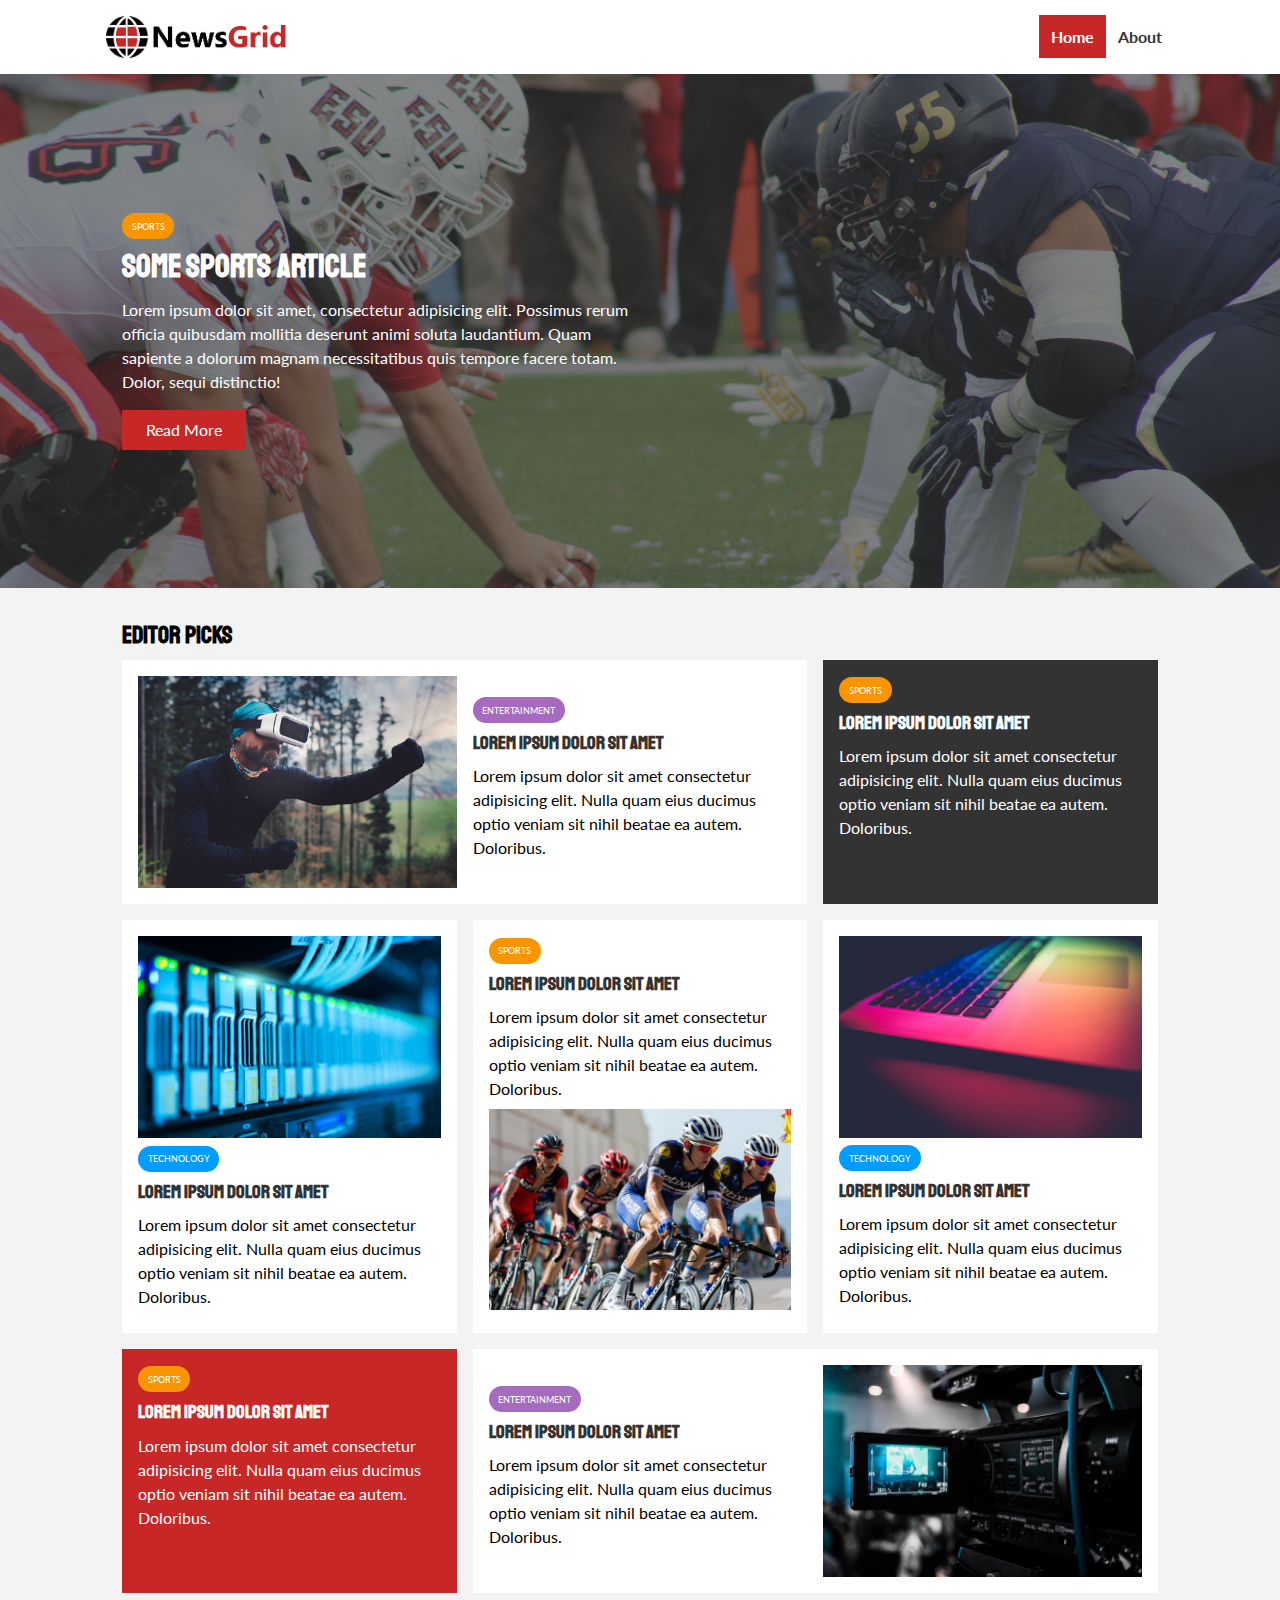
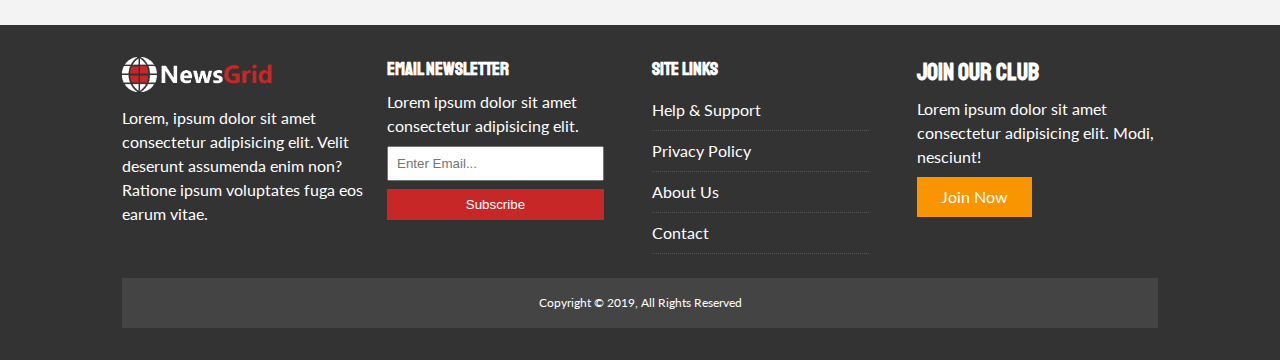
<file: Vide-0.5.1/newsgrid/index.html>
<!DOCTYPE html>
<html lang="en">
<head>
  <meta charset="UTF-8">
  <meta name="viewport" content="width=device-width, initial-scale=1.0">
  <meta http-equiv="X-UA-Compatible" content="ie=edge">
  <link rel="stylesheet" href="https://use.fontawesome.com/releases/v5.6.3/css/all.css" integrity="sha384-UHRtZLI+pbxtHCWp1t77Bi1L4ZtiqrqD80Kn4Z8NTSRyMA2Fd33n5dQ8lWUE00s/" crossorigin="anonymous">
  <link href="https://fonts.googleapis.com/css?family=Lato|Staatliches" rel="stylesheet">
  <link rel="stylesheet" href="css/style.css">
  <link rel="stylesheet" media="screen and (max-width: 768px)" href="css/mobile.css">
  <link rel="shortcut icon" type="image/x-icon" href="favicon.ico">
  <title>NewsGrid | Latest News</title>
</head>
<body>
  <nav id="main-nav">
    <div class="container">
      <img src="img/logo.png" alt="NewsGrid" class="logo">
      <div class="social">
        <a href="http://facebook.com" target="_blank"><i class="fab fa-facebook fa-2x"></i></a>
        <a href="http://twitter.com" target="_blank"><i class="fab fa-twitter fa-2x"></i></a>
        <a href="http://instagram.com" target="_blank"><i class="fab fa-instagram fa-2x"></i></a>
        <a href="http://youtube.com" target="_blank"><i class="fab fa-youtube fa-2x"></i></a>
      </div>
      <ul>
        <li><a class="current" href="index.html">Home</a></li>
        <li><a href="about.html">About</a></li>
      </ul>
    </div>
  </nav>

  <!-- Showcase -->
  <header id="showcase">
    <div class="container">
      <div class="showcase-container">
        <div class="showcase-content">
          <div class="category category-sports">Sports</div>
          <h1>Some Sports Article</h1>
          <p>Lorem ipsum dolor sit amet, consectetur adipisicing elit. Possimus rerum officia quibusdam mollitia deserunt animi soluta laudantium. Quam sapiente a dolorum magnam necessitatibus quis tempore facere totam. Dolor, sequi distinctio!</p>
          <a href="article.html" class="btn btn-primary">Read More</a>
        </div>
      </div>
    </div>
  </header>

  <!-- Home Articles -->
  <section id="home-articles" class="py-2">
    <div class="container">
        <h2>Editor Picks</h2>
        <div class="articles-container">
          <article class="card">
            <img src="img/articles/ent1.jpg" alt="">
            <div>
              <div class="category category-ent">Entertainment</div>
              <h3>
                <a href="article.html">Lorem ipsum dolor sit amet</a>
              </h3>
              <p>Lorem ipsum dolor sit amet consectetur adipisicing elit. Nulla quam eius ducimus optio veniam sit nihil beatae ea autem. Doloribus.</p>
            </div>
          </article>
          <article class="card bg-dark">
            <div class="category category-sports">Sports</div>
            <h3>
              <a href="article.html">Lorem ipsum dolor sit amet</a>
            </h3>
            <p>Lorem ipsum dolor sit amet consectetur adipisicing elit. Nulla quam eius ducimus optio veniam sit nihil beatae ea autem. Doloribus.</p>
          </article>
          <article class="card">
            <img src="img/articles/tech1.jpg" alt="">
            <div class="category category-tech">Technology</div>
            <h3>
              <a href="article.html">Lorem ipsum dolor sit amet</a>
            </h3>
            <p>Lorem ipsum dolor sit amet consectetur adipisicing elit. Nulla quam eius ducimus optio veniam sit nihil beatae ea autem. Doloribus.</p>
          </article>
          <article class="card">
            <div class="category category-sports">Sports</div>
            <h3>
              <a href="article.html">Lorem ipsum dolor sit amet</a>
            </h3>
            <p>Lorem ipsum dolor sit amet consectetur adipisicing elit. Nulla quam eius ducimus optio veniam sit nihil beatae ea autem. Doloribus.</p>
            <img src="img/articles/sports1.jpg" alt="">
          </article>
          <article class="card">
            <img src="img/articles/tech2.jpg" alt="">
            <div class="category category-tech">Technology</div>
            <h3>
              <a href="article.html">Lorem ipsum dolor sit amet</a>
            </h3>
            <p>Lorem ipsum dolor sit amet consectetur adipisicing elit. Nulla quam eius ducimus optio veniam sit nihil beatae ea autem. Doloribus.</p>
          </article>
          <article class="card bg-primary">
            <div class="category category-sports">Sports</div>
            <h3>
              <a href="article.html">Lorem ipsum dolor sit amet</a>
            </h3>
            <p>Lorem ipsum dolor sit amet consectetur adipisicing elit. Nulla quam eius ducimus optio veniam sit nihil beatae ea autem. Doloribus.</p>
          </article>
          <article class="card">
            <div>
              <div class="category category-ent">Entertainment</div>
              <h3>
                <a href="article.html">Lorem ipsum dolor sit amet</a>
              </h3>
              <p>Lorem ipsum dolor sit amet consectetur adipisicing elit. Nulla quam eius ducimus optio veniam sit nihil beatae ea autem. Doloribus.</p>
            </div>
            <img src="img/articles/ent2.jpg" alt="">
          </article>
        </div>
    </div>
  </section>

  <!-- Footer -->
  <footer id="main-footer" class="py-2">
    <div class="container footer-container">
      <div>
        <img src="img/logo_light.png" alt="NewsGrid">
        <p>Lorem, ipsum dolor sit amet consectetur adipisicing elit. Velit deserunt assumenda enim non? Ratione ipsum voluptates fuga eos earum vitae.</p>
      </div>
      <div>
        <h3>Email Newsletter</h3>
        <p>Lorem ipsum dolor sit amet consectetur adipisicing elit.</p>
        <form>
          <input type="email" placeholder="Enter Email...">
          <input type="submit" value="Subscribe" class="btn btn-primary">
        </form>
      </div>
      <div>
        <h3>Site Links</h3>
        <ul class="list">
          <li><a href="#">Help & Support</a></li>
          <li><a href="#">Privacy Policy</a></li>
          <li><a href="#">About Us</a></li>
          <li><a href="#">Contact</a></li>
        </ul>
      </div>
      <div>
        <h2>Join Our Club</h2>
        <p>Lorem ipsum dolor sit amet consectetur adipisicing elit. Modi, nesciunt!</p>
        <a href="#" class="btn btn-secondary">Join Now</a>
      </div>
      <div>
        <p>
          Copyright &copy; 2019, All Rights Reserved
        </p>
      </div>
    </div>
  </footer>

</body>
</html>
</file>
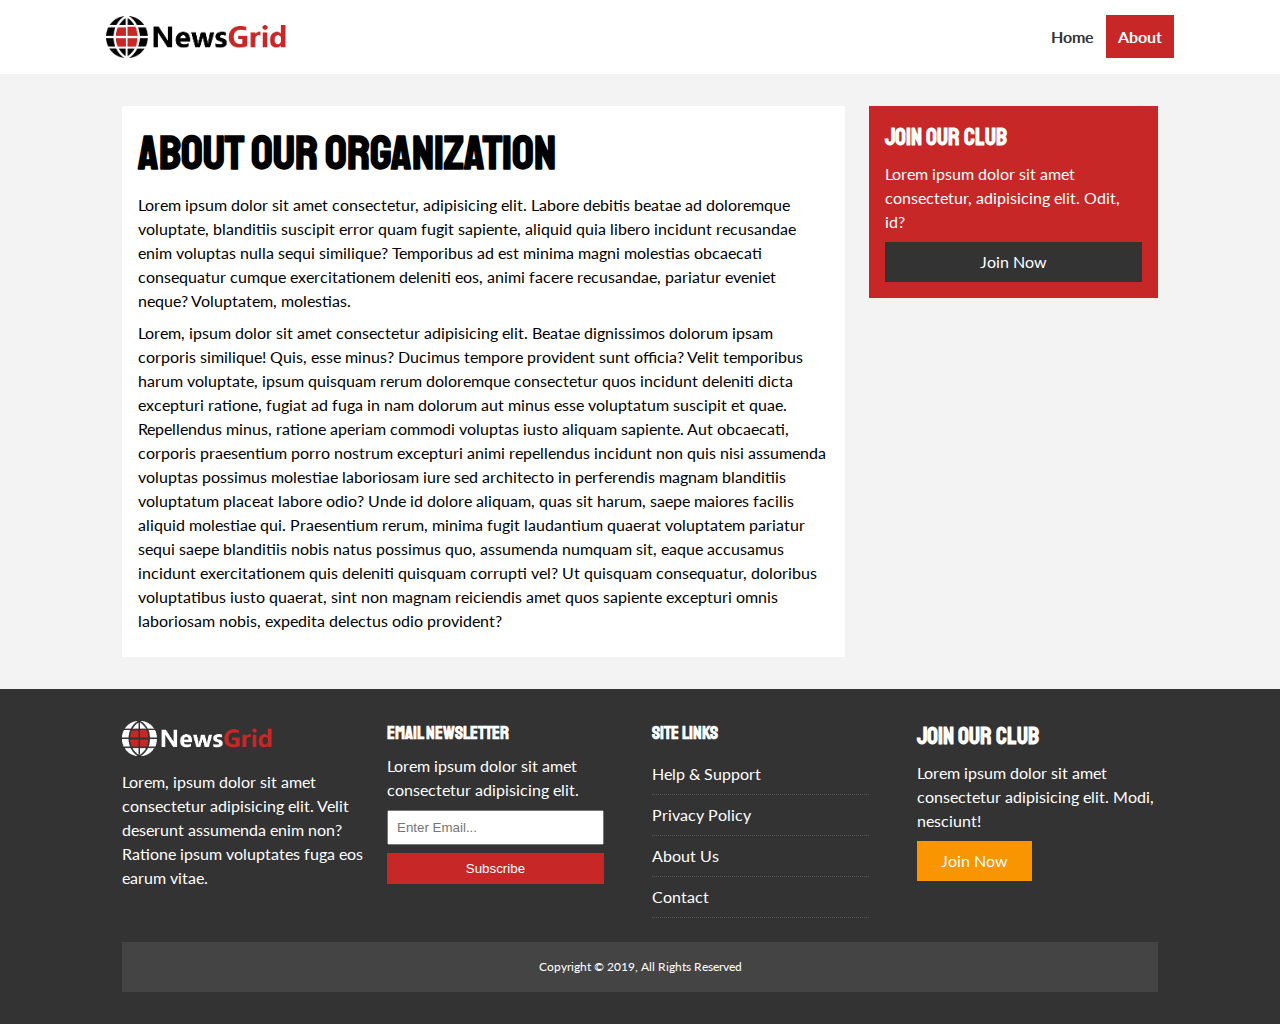
<file: Vide-0.5.1/newsgrid/about.html>
<!DOCTYPE html>
<html lang="en">
<head>
  <meta charset="UTF-8">
  <meta name="viewport" content="width=device-width, initial-scale=1.0">
  <meta http-equiv="X-UA-Compatible" content="ie=edge">
  <link rel="stylesheet" href="https://use.fontawesome.com/releases/v5.6.3/css/all.css" integrity="sha384-UHRtZLI+pbxtHCWp1t77Bi1L4ZtiqrqD80Kn4Z8NTSRyMA2Fd33n5dQ8lWUE00s/" crossorigin="anonymous">
  <link href="https://fonts.googleapis.com/css?family=Lato|Staatliches" rel="stylesheet">
  <link rel="stylesheet" href="css/style.css">
  <link rel="stylesheet" media="screen and (max-width: 768px)" href="css/mobile.css">
  <link rel="shortcut icon" type="image/x-icon" href="favicon.ico">
  <title>NewsGrid | About</title>
</head>
<body>
  <nav id="main-nav">
    <div class="container">
      <img src="img/logo.png" alt="NewsGrid" class="logo">
      <div class="social">
        <a href="http://facebook.com" target="_blank"><i class="fab fa-facebook fa-2x"></i></a>
        <a href="http://twitter.com" target="_blank"><i class="fab fa-twitter fa-2x"></i></a>
        <a href="http://instagram.com" target="_blank"><i class="fab fa-instagram fa-2x"></i></a>
        <a href="http://youtube.com" target="_blank"><i class="fab fa-youtube fa-2x"></i></a>
      </div>
      <ul>
        <li><a href="index.html">Home</a></li>
        <li><a class="current" href="about.html">About</a></li>
      </ul>
    </div>
  </nav>

  <section id="about">
    <div class="container">
      <div class="page-container">
        <article class="card">
          <h1 class="l-heading">About Our Organization</h1>
          <p>Lorem ipsum dolor sit amet consectetur, adipisicing elit. Labore debitis beatae ad doloremque voluptate, blanditiis suscipit error quam fugit sapiente, aliquid quia libero incidunt recusandae enim voluptas nulla sequi similique? Temporibus ad est minima magni molestias obcaecati consequatur cumque exercitationem deleniti eos, animi facere recusandae, pariatur eveniet neque? Voluptatem, molestias.</p>
          <p>Lorem, ipsum dolor sit amet consectetur adipisicing elit. Beatae dignissimos dolorum ipsam corporis similique! Quis, esse minus? Ducimus tempore provident sunt officia? Velit temporibus harum voluptate, ipsum quisquam rerum doloremque consectetur quos incidunt deleniti dicta excepturi ratione, fugiat ad fuga in nam dolorum aut minus esse voluptatum suscipit et quae. Repellendus minus, ratione aperiam commodi voluptas iusto aliquam sapiente. Aut obcaecati, corporis praesentium porro nostrum excepturi animi repellendus incidunt non quis nisi assumenda voluptas possimus molestiae laboriosam iure sed architecto in perferendis magnam blanditiis voluptatum placeat labore odio? Unde id dolore aliquam, quas sit harum, saepe maiores facilis aliquid molestiae qui. Praesentium rerum, minima fugit laudantium quaerat voluptatem pariatur sequi saepe blanditiis nobis natus possimus quo, assumenda numquam sit, eaque accusamus incidunt exercitationem quis deleniti quisquam corrupti vel? Ut quisquam consequatur, doloribus voluptatibus iusto quaerat, sint non magnam reiciendis amet quos sapiente excepturi omnis laboriosam nobis, expedita delectus odio provident?</p>
        </article>
        <aside class="card bg-primary">
          <h2>Join Our Club</h2>
          <p>Lorem ipsum dolor sit amet consectetur, adipisicing elit. Odit, id?</p>
          <a href="#" class="btn btn-dark btn-block">Join Now</a>
        </aside>
      </div>
    </div>
  </section>

  <!-- Footer -->
  <footer id="main-footer" class="py-2">
    <div class="container footer-container">
      <div>
        <img src="img/logo_light.png" alt="NewsGrid">
        <p>Lorem, ipsum dolor sit amet consectetur adipisicing elit. Velit deserunt assumenda enim non? Ratione ipsum voluptates fuga eos earum vitae.</p>
      </div>
      <div>
        <h3>Email Newsletter</h3>
        <p>Lorem ipsum dolor sit amet consectetur adipisicing elit.</p>
        <form>
          <input type="email" placeholder="Enter Email...">
          <input type="submit" value="Subscribe" class="btn btn-primary">
        </form>
      </div>
      <div>
        <h3>Site Links</h3>
        <ul class="list">
          <li><a href="#">Help & Support</a></li>
          <li><a href="#">Privacy Policy</a></li>
          <li><a href="#">About Us</a></li>
          <li><a href="#">Contact</a></li>
        </ul>
      </div>
      <div>
        <h2>Join Our Club</h2>
        <p>Lorem ipsum dolor sit amet consectetur adipisicing elit. Modi, nesciunt!</p>
        <a href="#" class="btn btn-secondary">Join Now</a>
      </div>
      <div>
        <p>
          Copyright &copy; 2019, All Rights Reserved
        </p>
      </div>
    </div>
  </footer>

</body>
</html>
</file>
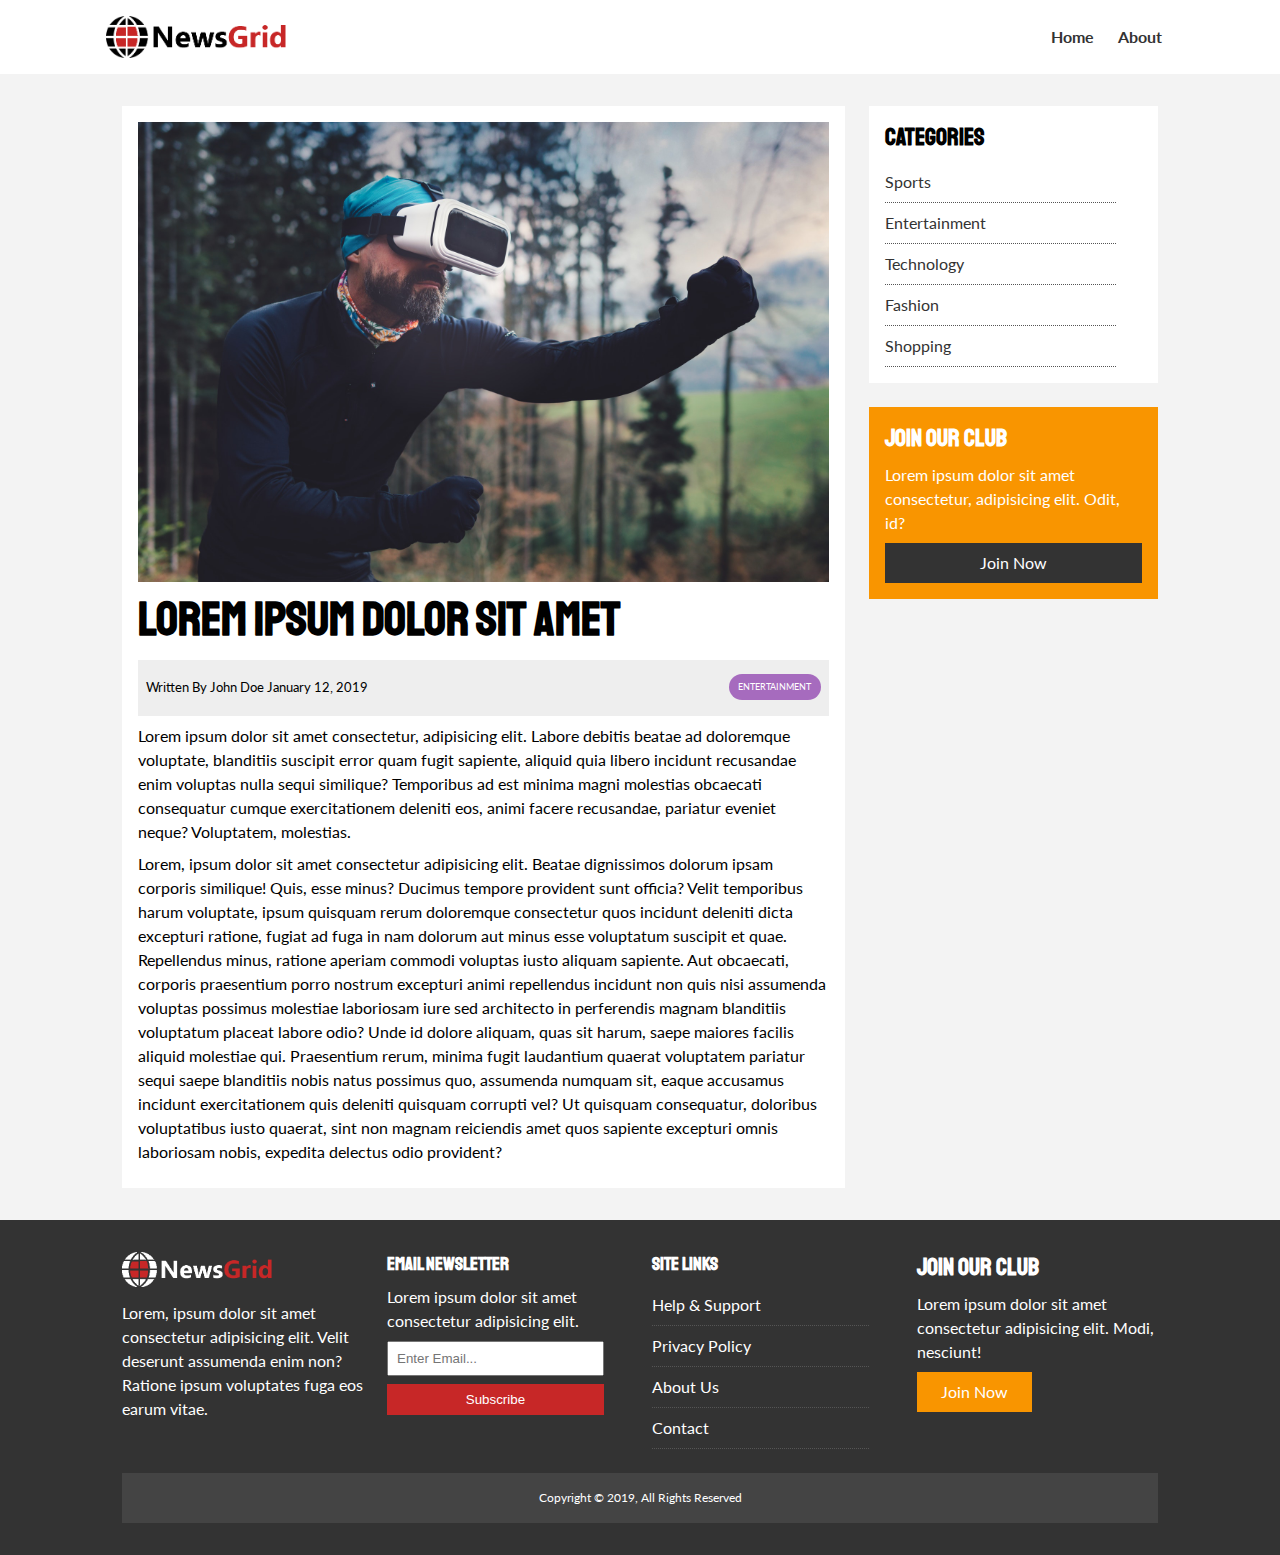
<file: Vide-0.5.1/newsgrid/article.html>
<!DOCTYPE html>
<html lang="en">
<head>
  <meta charset="UTF-8">
  <meta name="viewport" content="width=device-width, initial-scale=1.0">
  <meta http-equiv="X-UA-Compatible" content="ie=edge">
  <link rel="stylesheet" href="https://use.fontawesome.com/releases/v5.6.3/css/all.css" integrity="sha384-UHRtZLI+pbxtHCWp1t77Bi1L4ZtiqrqD80Kn4Z8NTSRyMA2Fd33n5dQ8lWUE00s/" crossorigin="anonymous">
  <link href="https://fonts.googleapis.com/css?family=Lato|Staatliches" rel="stylesheet">
  <link rel="stylesheet" href="css/style.css">
  <link rel="stylesheet" media="screen and (max-width: 768px)" href="css/mobile.css">
  <link rel="shortcut icon" type="image/x-icon" href="favicon.ico">
  <title>NewsGrid | Latest News</title>
</head>
<body>
  <nav id="main-nav">
    <div class="container">
      <img src="img/logo.png" alt="NewsGrid" class="logo">
      <div class="social">
        <a href="http://facebook.com" target="_blank"><i class="fab fa-facebook fa-2x"></i></a>
        <a href="http://twitter.com" target="_blank"><i class="fab fa-twitter fa-2x"></i></a>
        <a href="http://instagram.com" target="_blank"><i class="fab fa-instagram fa-2x"></i></a>
        <a href="http://youtube.com" target="_blank"><i class="fab fa-youtube fa-2x"></i></a>
      </div>
      <ul>
        <li><a href="index.html">Home</a></li>
        <li><a href="about.html">About</a></li>
      </ul>
    </div>
  </nav>

  <section id="article">
    <div class="container">
      <div class="page-container">
        <article class="card">
          <img src="img/articles/ent1.jpg" alt="">
          <h1 class="l-heading">Lorem ipsum dolor sit amet</h1>
          <div class="meta">
            <small>
              <i class="fas fa-user"></i> Written By John Doe January 12, 2019
            </small>
            <div class="category category-ent">Entertainment</div>
          </div>
          <p>Lorem ipsum dolor sit amet consectetur, adipisicing elit. Labore debitis beatae ad doloremque voluptate, blanditiis suscipit error quam fugit sapiente, aliquid quia libero incidunt recusandae enim voluptas nulla sequi similique? Temporibus ad est minima magni molestias obcaecati consequatur cumque exercitationem deleniti eos, animi facere recusandae, pariatur eveniet neque? Voluptatem, molestias.</p>
          <p>Lorem, ipsum dolor sit amet consectetur adipisicing elit. Beatae dignissimos dolorum ipsam corporis similique! Quis, esse minus? Ducimus tempore provident sunt officia? Velit temporibus harum voluptate, ipsum quisquam rerum doloremque consectetur quos incidunt deleniti dicta excepturi ratione, fugiat ad fuga in nam dolorum aut minus esse voluptatum suscipit et quae. Repellendus minus, ratione aperiam commodi voluptas iusto aliquam sapiente. Aut obcaecati, corporis praesentium porro nostrum excepturi animi repellendus incidunt non quis nisi assumenda voluptas possimus molestiae laboriosam iure sed architecto in perferendis magnam blanditiis voluptatum placeat labore odio? Unde id dolore aliquam, quas sit harum, saepe maiores facilis aliquid molestiae qui. Praesentium rerum, minima fugit laudantium quaerat voluptatem pariatur sequi saepe blanditiis nobis natus possimus quo, assumenda numquam sit, eaque accusamus incidunt exercitationem quis deleniti quisquam corrupti vel? Ut quisquam consequatur, doloribus voluptatibus iusto quaerat, sint non magnam reiciendis amet quos sapiente excepturi omnis laboriosam nobis, expedita delectus odio provident?</p>
        </article>

        <aside id="categories" class="card">
          <h2>Categories</h2>
          <ul class="list">
            <li><a href="#"><i class="fas fa-chevron-right"></i> Sports</a></li>
            <li><a href="#"><i class="fas fa-chevron-right"></i> Entertainment</a></li>
            <li><a href="#"><i class="fas fa-chevron-right"></i> Technology</a></li>
            <li><a href="#"><i class="fas fa-chevron-right"></i> Fashion</a></li>
            <li><a href="#"><i class="fas fa-chevron-right"></i> Shopping</a></li>
          </ul>
        </aside>

        <aside class="card bg-secondary">
          <h2>Join Our Club</h2>
          <p>Lorem ipsum dolor sit amet consectetur, adipisicing elit. Odit, id?</p>
          <a href="#" class="btn btn-dark btn-block">Join Now</a>
        </aside>
      </div>
    </div>
  </section>

  <!-- Footer -->
  <footer id="main-footer" class="py-2">
    <div class="container footer-container">
      <div>
        <img src="img/logo_light.png" alt="NewsGrid">
        <p>Lorem, ipsum dolor sit amet consectetur adipisicing elit. Velit deserunt assumenda enim non? Ratione ipsum voluptates fuga eos earum vitae.</p>
      </div>
      <div>
        <h3>Email Newsletter</h3>
        <p>Lorem ipsum dolor sit amet consectetur adipisicing elit.</p>
        <form>
          <input type="email" placeholder="Enter Email...">
          <input type="submit" value="Subscribe" class="btn btn-primary">
        </form>
      </div>
      <div>
        <h3>Site Links</h3>
        <ul class="list">
          <li><a href="#">Help & Support</a></li>
          <li><a href="#">Privacy Policy</a></li>
          <li><a href="#">About Us</a></li>
          <li><a href="#">Contact</a></li>
        </ul>
      </div>
      <div>
        <h2>Join Our Club</h2>
        <p>Lorem ipsum dolor sit amet consectetur adipisicing elit. Modi, nesciunt!</p>
        <a href="#" class="btn btn-secondary">Join Now</a>
      </div>
      <div>
        <p>
          Copyright &copy; 2019, All Rights Reserved
        </p>
      </div>
    </div>
  </footer>

</body>
</html>
</file>
<file: Vide-0.5.1/newsgrid/css/style.css>
:root {
  --primary-color: #c72727;
  --secondary-color: #f99500;
  --light-color: #f3f3f3;
  --dark-color: #333;
  --max-width: 1100px;
}

.category {
  --sports-color: #f99500;
  --ent-color: #a66bbe;
  --tech-color: #009cff;
}

* {
  margin: 0;
  padding: 0;
  box-sizing: border-box;
}

body {
  font-family: 'Lato', sans-serif;
  line-height: 1.5;
  background: var(--light-color);
}

a {
  color: #333;
  text-decoration: none;
}

ul {
  list-style: none;
}

p {
  margin: .5rem 0;
}

img {
  width: 100%;
}

h1, h2, h3, h4, h5, h6 {
  font-family: 'Staatliches', cursive;
  margin-bottom: .55rem;
  line-height: 1.3;
}

/* Utility */
.container {
  max-width: var(--max-width);
  margin: auto;
  padding: 0 2rem;
  overflow: hidden;
}

.category {
  display: inline-block;
  color: #fff;
  font-size: 0.55rem;
  text-transform: uppercase;
  padding: 0.4rem 0.6rem;
  border-radius: 15px;
  margin-bottom: 0.5rem;
}

.category-sports { background: var(--sports-color) }
.category-ent { background: var(--ent-color) }
.category-tech { background: var(--tech-color) }

.btn {
  display: inline-block;
  border: none;
  background: var(--dark-color);
  color: #fff;
  padding: 0.5rem 1.5rem;
}

.btn-light { background: var(--light-color) }
.btn-primary { background: var(--primary-color) }
.btn-secondary { background: var(--secondary-color) }

.btn-block {
  display: block;
  width: 100%;
  text-align: center;
}

.btn:hover {
  opacity: 0.9;
}

.card {
  background: #fff;
  padding: 1rem;
}

.bg-dark {
  background: var(--dark-color);
  color: #fff;
}

.bg-primary {
  background: var(--primary-color);
  color: #fff;
}

.bg-secondary {
  background: var(--secondary-color);
  color: #fff;
}

.bg-dark h1,
.bg-dark h2,
.bg-dark h3,
.bg-dark a,
.bg-primary h1,
.bg-primary h2,
.bg-primary h3,
.bg-primary a,
.bg-secondary h1,
.bg-secondary h2,
.bg-secondary h3,
.bg-secondary a {
  color: #fff;
}

.py-1 { padding: 1.5rem 0 }
.py-2 { padding: 2rem 0 }
.py-3 { padding: 3rem 0 }
.p-1 { padding: 1.5rem }
.p-2 { padding: 2rem }
.p-3 { padding: 3rem }

.l-heading {
  font-size: 3rem;
}

.list li {
  padding: .5rem 0;
  border-bottom: #555 dotted 1px;
  width: 90%;
}

.list li a:hover {
  color: var(--primary-color) !important;
}

/* Inner page grid container */
.page-container {
  display: grid;
  grid-template-columns: 5fr 2fr;
  margin: 2rem 0;
  grid-gap: 1.5rem;
}

.page-container > *:first-child {
  grid-row: 1 / span 3;
}

/* Navigation */
#main-nav {
  background: #fff;
  position: sticky;
  top: 0;
  z-index: 2;
}

#main-nav .container {
  display: grid;
  grid-template-columns: 6fr 3fr 2fr;
  padding: 1rem;
  align-items: center;
}

#main-nav .logo {
  width: 180px;
}

#main-nav ul {
  justify-self: end;
  display: flex;
}

#main-nav ul li a {
  padding: 0.75rem;
  font-weight: bold;
}

#main-nav ul li a.current {
  background: var(--primary-color);
  color: #fff;
}

#main-nav ul li a:hover {
  background: var(--light-color);
  color: var(--dark-color);
}

#main-nav .social {
  justify-self: center;
}

#main-nav .social i {
  color: #777;
  margin-right: .5rem;
}

/* Showcase */
#showcase {
  color: #fff;
  background: #333;
  padding: 2rem;
  position: relative;
}

#showcase:before {
  content: '';
  background: url('../img/featured.jpg') no-repeat center center/cover;
  position: absolute;
  top: 0;
  left: 0;
  width: 100%;
  height: 100%;
  opacity: 0.4;
}

#showcase .showcase-container {
  display: grid;
  grid-template-columns: repeat(2, 1fr);
  justify-content: center;
  align-items: center;
  height: 50vh;
}

#showcase .showcase-content {
  z-index: 1;
}

#showcase .showcase-content p {
  margin-bottom: 1rem;
}

/* Home Articles */
#home-articles .articles-container {
  display: grid;
  grid-template-columns: repeat(3, 1fr);
  grid-gap: 1rem;
}

#home-articles .articles-container > *:first-child,
#home-articles .articles-container > *:last-child {
  display: grid;
  grid-template-columns: repeat(2, 1fr);
  grid-gap: 1rem;
  align-items: center;
  grid-column: 1 / span 2;
}

#home-articles .articles-container > *:last-child {
  grid-column: 2 / span 2;
}

#article .meta {
  display: flex;
  justify-content: space-between;
  align-items: center;
  background: #eee;
  padding: 0.5rem;
}

#article .meta .category {
  margin-top: 0.4rem;
}

/* Footer */
#main-footer {
  background: var(--dark-color);
  color: #fff;
}

#main-footer img {
  width: 150px;
}

#main-footer a {
  color: #fff;
}

#main-footer .footer-container {
  display: grid;
  grid-template-columns: repeat(4, 1fr);
  grid-gap: 1.5rem;
}

#main-footer .footer-container > *:last-child {
  background: #444;
  grid-column: 1 / span 4;
  padding: .5rem;
  text-align: center;
  font-size: 0.75rem;
}

#main-footer .footer-container input[type='email'] {
  width: 90%;
  padding: 0.5rem;
  margin-bottom: 0.5rem;
}

#main-footer .footer-container input[type='submit'] {
  width: 90%;
}
</file>
<file: Vide-0.5.1/newsgrid/css/mobile.css>
/* Navigation */
#main-nav .social {
  display: none;
}

#main-nav .container {
  grid-template-columns: 1fr;
  grid-gap: 1.2rem;
}

#main-nav ul,
#main-nav .logo {
  justify-self: center;
}

#main-nav ul li a {
  padding: 0.50rem;
}

#home-articles .articles-container {
  grid-template-columns: repeat(2, 1fr);
}

#home-articles .articles-container > *:first-child,
#home-articles .articles-container > *:last-child {
  grid-template-columns: 1fr;
  grid-column: 1;
}

@media(max-width: 600px) {
  /* Stack Grid Items */
  #showcase .showcase-container,
  #home-articles .articles-container,
  #main-footer .footer-container {
    grid-template-columns: 1fr;
  }

  #main-footer .footer-container > *:last-child {
    grid-column: 1;
  }

  #main-footer .footer-container > *:first-child,
  #main-footer .footer-container > *:nth-child(2){
    border-bottom: #444 dotted 1px;
    padding-bottom: 1rem;
  }

  .page-container {
    grid-template-columns: 1fr;
    text-align: center;
  }

  .page-container > *:first-child {
    grid-row: 1;
  }

  .l-heading {
    font-size: 2rem;
  }
}
</file>
